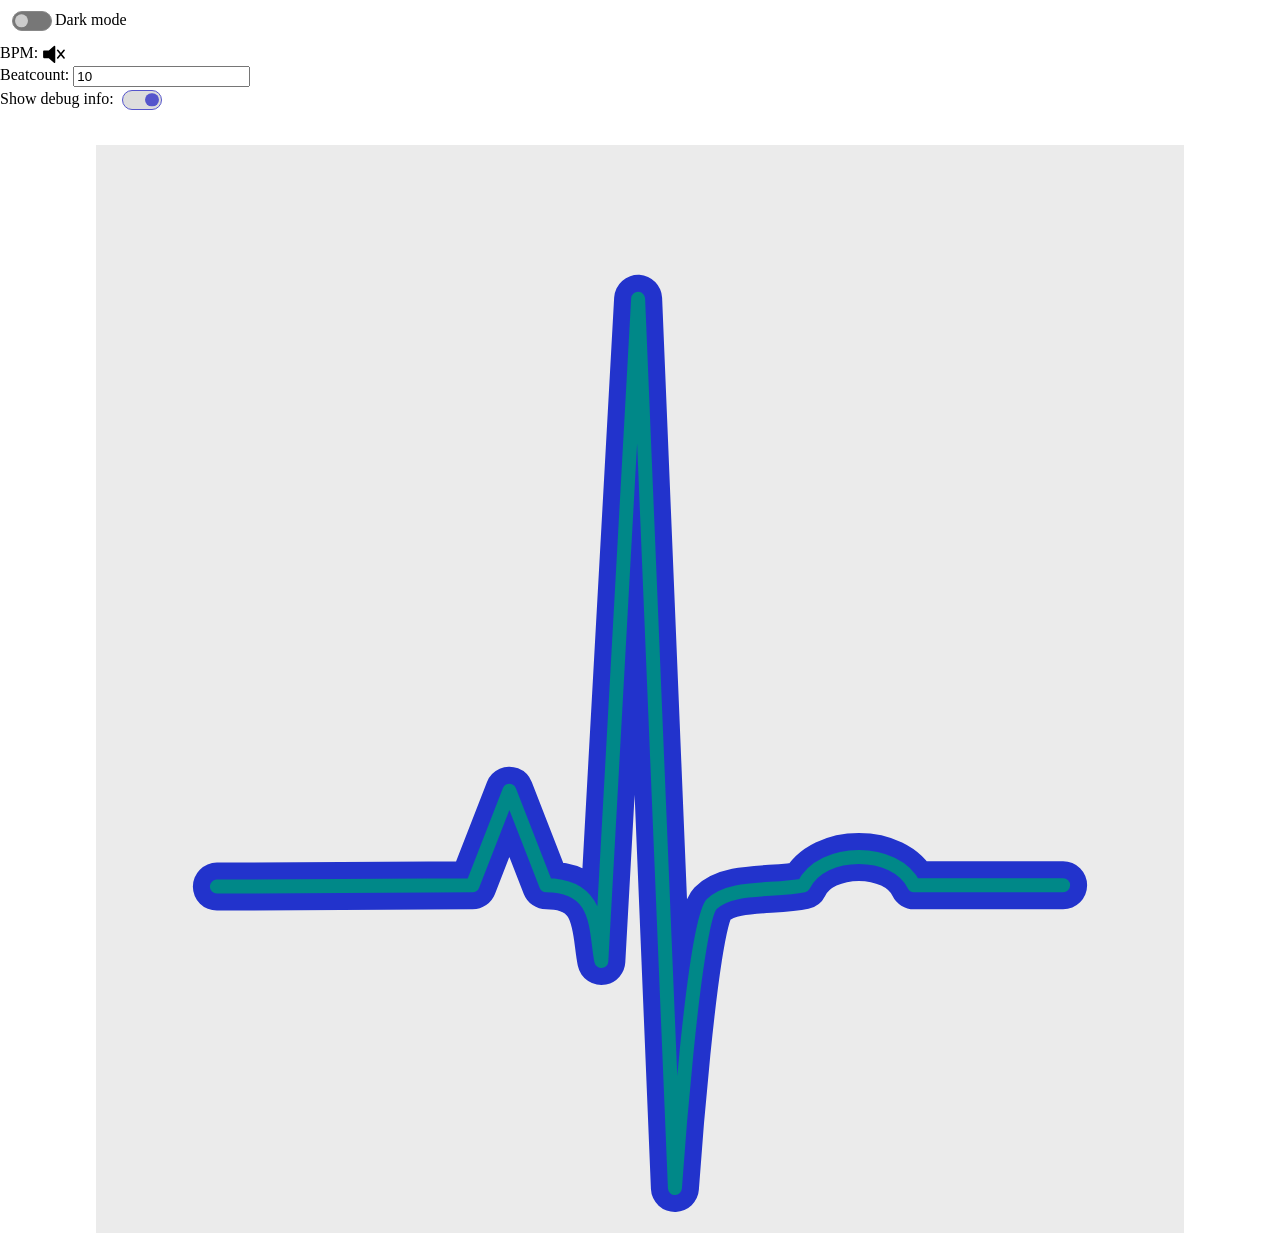
<file: index.html>
<!DOCTYPE html>
<html lang="en">

<head>
  <meta charset="UTF-8">
  <meta name="viewport" content="width=device-width, initial-scale=1.0">
  <title>Beatronome</title>
  <meta name="darkreader-lock">
  <link rel="stylesheet" href="vision.css" />
  <link rel="stylesheet" href="metronome.css" />
  <script src="settings.js"></script>
  <style>
    #btn {
      position: relative;
      display: table;
      top: 2em;
      left: 50%;
      transform: translate(-50%);
			user-select: none;
			
			#out {
				position:absolute;
				top:4em;
			}
			
			#bpm, #bpm_out {
				position:absolute;
				width:100%;
				text-align:center;
				font-size:3em;
			}
			
			#bpm_out {
				pointer-events:none;
			}
			
			#bpm_out::after {
				content: " bpm";
			}
			
			#bpm_out[value="xx"]::after {
				content: "";
			}
			
			#bpm {
				opacity:0;
			}
			
			#bpm:focus {
				opacity:1;
				outline:none;
				background: transparent;
				color: var(--fg);
				box-shadow:none;
				border:none;
			}
			
			#bpm:focus ~ #bpm_out {
				display:none;
			}
    }


    #xxxbpmbox::before {
      content: "BPM ";
      position: relative;
      left: 0;
      text-align: right;
      display: inline-block;
      width: 3em;
      height: 1em;
    }


    svg#beaticon {
			width:85vw;
			
      #ekg,
      #ekgoutline {
        fill: none;
        stroke-linecap: round;
        stroke-linejoin: round;
        stroke-miterlimit: 4;
        stroke-dasharray: none;
        stroke-opacity: 1;
      }

      #ekg {
        stroke: #088;
        stroke-width: 6.58372;
      }

      #ekgoutline {
        stroke: #23c;
        stroke-width: 22.6;
      }

      #darkwave {
        opacity:0;
      }

       &:active #darkwave {
        opacity:1;
      }

      #rect {
        fill: #9993;
      }

      #wave {
        fill: #a93;
        stroke: #fa9;
      }

      #newwave {
        filter: blur(20px);
      }
    }


		svg#beaticon.beep #darkwave {
      opacity:1;
    }


		svg#beaticon.longpress #darkwave {
      opacity:0;
			transition:opacity 0.5s;
			
    }
		
		
  </style>

</head>

<body>
  <div id="ctrlbar">
    <div><input type="checkbox" class="slider" id="darkmode" /><label class="button" for="darkmode">Dark mode</label></div>

    <!-- <div><input type="checkbox" class="slider" id="audioswitch" /><label class="button" for="audioswitch">Audio on</label></div> -->
  </div>

  <div id="maincontent">

    <div class="input">BPM: 
		<!-- <input type="text" id="bpm" value="60" /> -->
      <input type="checkbox" id="metrocheck"><label for="metrocheck">
        <svg id="metro_on" xmlns="http://www.w3.org/2000/svg" version="1.0" viewBox="0 0 75 75">
          <path d="M39.389,13.769 L22.235,28.606 L6,28.606 L6,47.699 L21.989,47.699 L39.389,62.75 L39.389,13.769z" style="stroke-width:5;stroke-linejoin:round;" />
          <path d="M48,27.6a19.5,19.5 0 0 1 0,21.4M55.1,20.5a30,30 0 0 1 0,35.6M61.6,14a38.8,38.8 0 0 1 0,48.6" style="fill:none;stroke-width:5;stroke-linecap:round" />
        </svg>
        <svg id="metro_off" xmlns="http://www.w3.org/2000/svg" version="1.0" viewBox="0 0 75 75" stroke-width="5">
          <path d="m39,14-17,15H6V48H22l17,15z" stroke-linejoin="round" />
          <path d="m49,26 20,24m0-24-20,24" fill="none" stroke-linecap="round" />
        </svg>
      </label>
	</div>
	<div class="input">Beatcount: <input type="number" id="beatcount" value="10" /></div>
	<div class="input"><label for="debug">Show debug info: </label><input type="checkbox" id="debug" class="slider" checked="true" /></div>

      <div id="btn">
				<pre id="out"></pre>
				<input type="text" id="bpm" value="60" />
				<div id="bpm_out" value="xx"></div>
        <?xml version="1.0" encoding="UTF-8" standalone="no"?>
        <svg  viewbox="0 0 512 512" version="1.1" id="beaticon" xmlns:xlink="http://www.w3.org/1999/xlink" xmlns="http://www.w3.org/2000/svg" xmlns:svg="http://www.w3.org/2000/svg">
          <g id="dark" transform="translate(-103.11115,-211.01602)">
            <rect y="211.01602" x="103.11115" height="512" width="512" id="rect" />
            <g id="darkwave">
              <path id="wave" d="m 296.4771,319.39878 c -30.2404,20.83596 -50.1495,56.21158 -50.1495,96.41766 0,40.20608 19.9092,75.5817 50.1495,96.41768 l 5.0784,-7.61768 c -27.8353,-19.14405 -46.3407,-51.72927 -46.3407,-88.8 0,-37.07302 18.5027,-69.65632 46.3407,-88.8 z m 125.268,0 -5.0784,7.61766 c 27.838,19.14368 46.3408,51.72698 46.3408,88.8 0,37.07073 -18.5055,69.65595 -46.3408,88.8 l 5.0784,7.61768 c 30.2404,-20.83598 50.1496,-56.2116 50.1496,-96.41768 0,-40.20608 -19.9094,-75.5817 -50.1496,-96.41766 z m -109.6096,23.94124 c -22.7356,15.61768 -37.665,42.27803 -37.665,72.47642 0,30.19841 14.9294,56.85876 37.665,72.47642 l 3.809,-5.87634 c -20.9257,-14.34983 -34.7026,-38.75803 -34.7026,-66.60008 0,-27.84205 13.7769,-52.25023 34.7026,-66.59994 z m 93.9511,0 -3.8088,5.87648 c 20.9257,14.34971 34.7026,38.75789 34.7026,66.59994 0,27.84205 -13.7769,52.25025 -34.7026,66.60008 l 3.8088,5.87634 c 22.7357,-15.61767 37.665,-42.27801 37.665,-72.47642 0,-30.19839 -14.9293,-56.85874 -37.665,-72.47642 z m -78.2925,24.15872 c -15.1449,10.41383 -25.1806,28.19508 -25.1806,48.3177 0,20.12391 10.0339,37.90413 25.1806,48.3177 l 2.5393,-3.9177 c -13.9429,-9.56787 -23.0646,-25.84474 -23.0646,-44.4 0,-18.51622 9.1711,-34.82393 23.0646,-44.40001 z m 62.6341,0 -2.5393,3.91769 c 13.8933,9.57608 23.0646,25.88379 23.0646,44.40001 0,18.55526 -9.1217,34.83213 -23.0646,44.4 l 2.5393,3.9177 c 15.1466,-10.41357 25.1804,-28.19379 25.1804,-48.3177 0,-20.12262 -10.0355,-37.90387 -25.1804,-48.3177 z M 343.241,391.6576 c -7.5056,5.21779 -12.2729,14.15052 -12.2729,24.15884 0,10.11163 4.8483,18.96283 12.4845,24.15886 l 1.2696,-1.95879 c -7.0355,-4.77299 -11.638,-12.8718 -11.638,-22.20007 0,-9.29305 4.6471,-17.41938 11.638,-22.19993 l -1.2696,-1.95891 c -0.05,0.0384 -0.1605,-0.0384 -0.2116,0 z m 31.5285,0 -1.2694,1.95891 c 6.9909,4.78055 11.638,12.90688 11.638,22.19993 0,9.32827 -4.6025,17.42708 -11.638,22.20007 l 1.2694,1.95879 c 7.6362,-5.19603 12.4846,-14.04725 12.4846,-24.15886 0,-10.07679 -4.8925,-18.95526 -12.4846,-24.15885 z" />
              <use xlink:href="#wave" id="newwave" />
            </g>

            <path d="m 160,560 120.3274,-0.61056 17.3114,-44.51545 17.3115,44.51545 c 25.9673,0 23.0688,21.52755 25.9673,35.61216 l 17.3116,-311.60756 17.3115,418.4446 c 0,0 8.6557,-124.64312 17.3116,-133.54615 8.6557,-8.90305 28.8524,-5.9355 43.2788,-8.90305 8.6558,-17.80622 43.2787,-17.80622 51.9347,0 h 70.1565" id="ekgoutline" />
            <path id="ekg" d="m 160,560 120.3274,-0.61056 17.3114,-44.51545 17.3115,44.51545 c 25.9673,0 23.0688,21.52755 25.9673,35.61216 l 17.3116,-311.60756 17.3115,418.4446 c 0,0 8.6557,-124.64312 17.3116,-133.54615 8.6557,-8.90305 28.8524,-5.9355 43.2788,-8.90305 8.6558,-17.80622 43.2787,-17.80622 51.9347,0 h 70.1565" />
          </g>

        </svg>
      </div>

  </div>


  <script>
    let btn = document.querySelector("#btn");
    let out = document.querySelector("#out");
		let bpm_input = document.querySelector("#bpm");
		let bpm_out = document.querySelector("#bpm_out");
		let beatcount_input = document.querySelector("#beatcount");
		let debug = document.querySelector("#debug");
		let playbeats = document.querySelector("#metrocheck");
		let visualbeep = document.querySelector("#beaticon");

    let beatcount = beatcount_input.value;

    let beats = [];
		let previousnow;
		let longpress = 500; // milleseconds to longpress reset
		
		let beeper;
		let expected;
		let interval;

		
		bpm_input.oninput = function(e) {
				bpm_out.innerText = bpm_input.value;
				bpm_out.setAttribute("value",bpm_input.value);
		}
		
    btn.onmousedown = btn.ontouchstart = function (e) {
		if (e.target.id =="bpm" || e.target.id=="bpm_out") return;
		console.log(e.target.id);
			if (beeper) {
				clearTimeout(beeper);
				playbeats.checked = false;
			}
			beatcount = beatcount_input.value;
      let now = performance.now().toFixed(2);

		//let timetoreset = 5 * 1000; // milliseconds to reset
			// first click in a while
//			if (now - previousnow > timetoreset) {
//				beats=[];//console.log("LONG INTERVAL", now);
//				out.innerHTML="";
//			}

					beats.push(now);
					previousnow = now;
					//if (beats.length > beatcount) beats.shift();
					while (beats.length > beatcount) beats.shift();
					let seconds = (beats[beats.length-1] - beats[0])/1000;
					let minute = seconds / 60;
					let bpm = minute?((beats.length-1)/minute).toFixed(2): "--";
					let interval = seconds?(1000*seconds/(beats.length-1)).toFixed(2):"--";

					if (debug.checked) out.innerText = 
					"Beatcount: " + beatcount + "\n"
					+ "Seconds elapsed: " + seconds.toFixed(2) + "\n"
					+ "Interval: " + interval +"\n" 
					+ "----\n"
					+ beats.toString().replace(/,/g,"\n") 
					//+ `${minute.toFixed(2)}`
					;
					bpm_out.innerText = bpm;
					bpm_out.setAttribute("value",bpm);
					bpm_input.value = bpm;
		
			let longpressed = false;
			delay = setTimeout(clearbeats, longpress);
		  function clearbeats() {
					previousnow =0;
					beats=[];
					out.innerText = "";
					bpm_out.innerText = "";
					bpm_out.setAttribute("value","xx");
					longpressed=true;
					visualbeep.classList.add("longpress");
      }


		this.ontouchmove = this.onmousemove= function(e) {
			e.preventDefault();
		}
		
			this.onmouseup = //this.onmouseout = 
			this.ontouchend = this.ontouchcancel =
			function(e) {
			e.preventDefault();
				clearTimeout(delay);
				visualbeep.classList.remove("longpress");
			}
    }



playbeats.onchange = function(e) {
  if (this.checked) {
    //dometronome();
		console.log("play beats", bpm_input.value);
		interval = bpm_input.value?1000*60/bpm_input.value:0;
		expected = performance.now() + interval;
		//console.log(interval);
		beep();
		if (interval) setTimeout(beepstep, interval);
  } else {
    console.log("clearing");
//    clearbeeps
		clearTimeout(beeper);
  }
  //metronome = !metronome;

}



//https://stackoverflow.com/questions/29971898/how-to-create-an-accurate-timer-in-javascript
function beepstep() {
    var dt = performance.now() - expected; // the drift (positive for overshooting)
    if (dt > interval) {
        // something really bad happened. Maybe the browser (tab) was inactive?
        // possibly special handling to avoid futile "catch up" run
				console.log("long interval", dt);
    }
		//console.log(expected, dt);// do what is to be done
		beep();
    expected += interval;
		console.log("DT",dt , "mAX", Math.max(0, interval - dt));
   beeper = setTimeout(beepstep, Math.max(0, interval - dt)); // take into account drift
}




let actx,g,osc;

  if (!actx) actx = new AudioContext();
  if (!g) g = actx.createGain();
	
function beep({ dobeep = true } = {}) {


  osc = actx.createOscillator();
  osc.frequency.value = 700; // soundon.checked ? 700 : 0;
  let defgain = 0.5;
  g.gain.value = defgain;
  osc.connect(g);
  g.connect(actx.destination);
  if (dobeep) {


		vbeep();

    console.log("beeping");
    osc.start(actx.currentTime);
    g.gain.setTargetAtTime(0, actx.currentTime + 0.01, 0.07,);
    osc.stop(actx.currentTime + 0.1);
    g.gain.setTargetAtTime(defgain, actx.currentTime + 0.15, 0);
  }
}

function vbeep() {
  visualbeep.classList.add("beep");
  setTimeout(() => {
    visualbeep.classList.remove("beep");
    //console.log("list", visualbeep.classList);
  }, 100);
}

  </script>
</body>

</html>
</file>
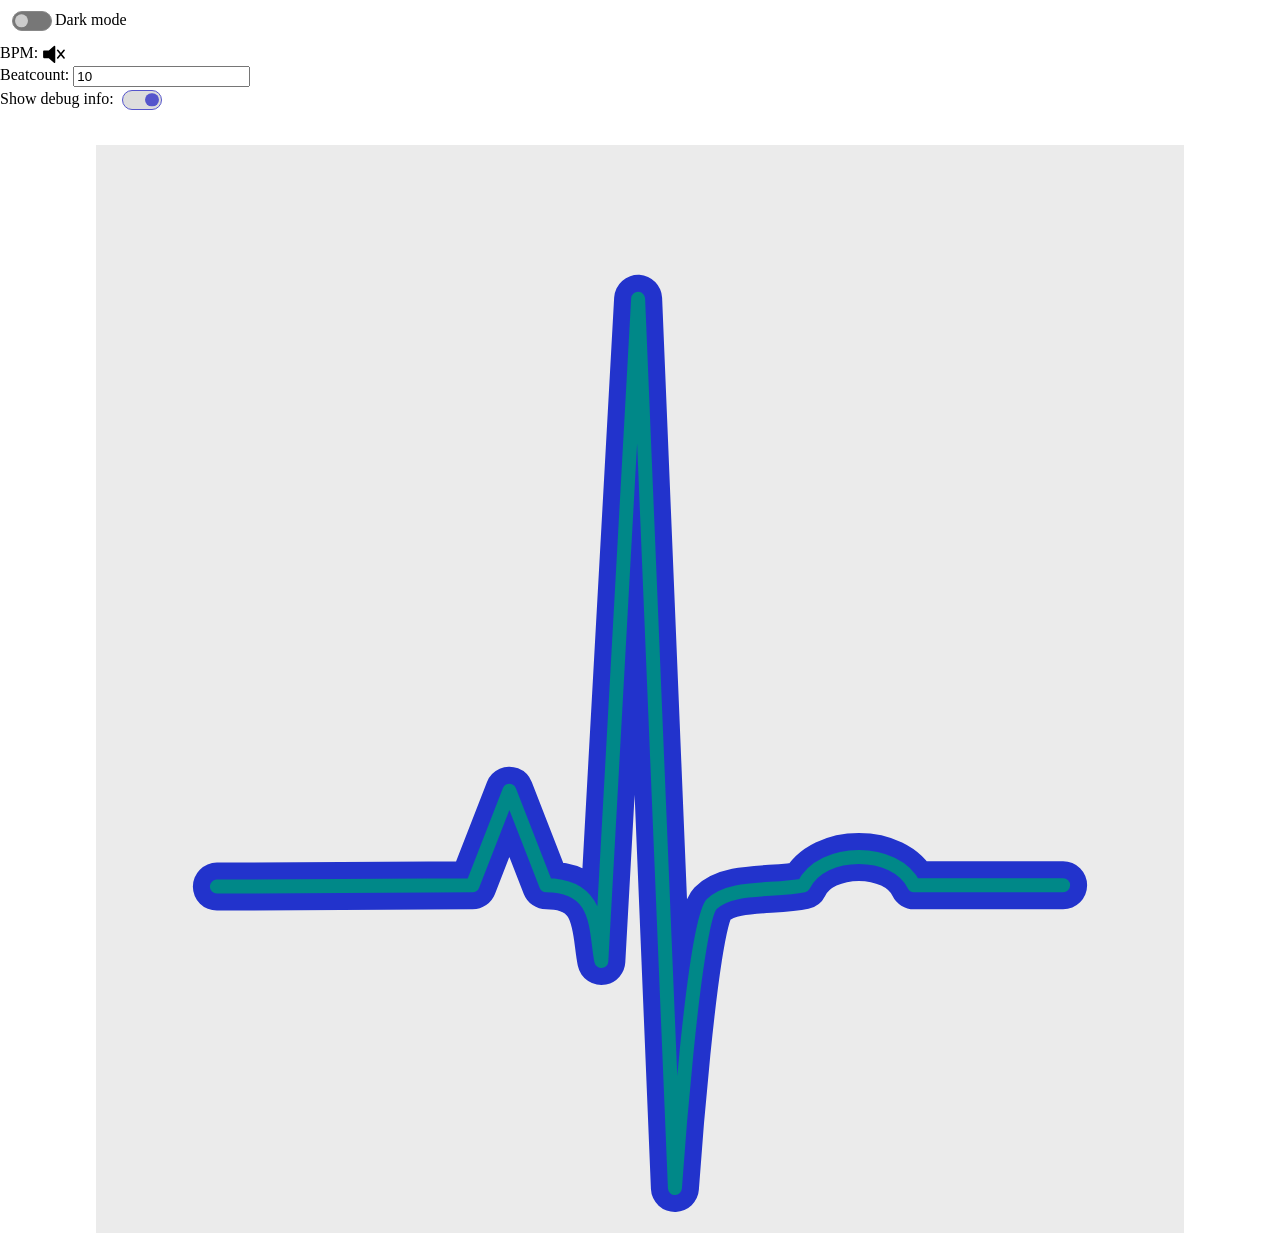
<file: beats.html>
<!DOCTYPE html>
<html lang="en">

<head>
  <meta charset="UTF-8">
  <meta name="viewport" content="width=device-width, initial-scale=1.0">
  <title>Beatronome</title>
  <meta name="darkreader-lock">
  <link rel="stylesheet" href="vision.css" />
  <link rel="stylesheet" href="metronome.css" />
  <script src="settings.js"></script>
  <style>
    #btn {
      position: relative;
      display: table;
      top: 2em;
      left: 50%;
      transform: translate(-50%);
			user-select: none;
			
			#out {
				position:absolute;
				top:4em;
			}
			
			#bpm, #bpm_out {
				position:absolute;
				width:100%;
				text-align:center;
				font-size:3em;
			}
			
			#bpm_out {
				pointer-events:none;
			}
			
			#bpm_out::after {
				content: " bpm";
			}
			
			#bpm_out[value="xx"]::after {
				content: "";
			}
			
			#bpm {
				opacity:0;
			}
			
			#bpm:focus {
				opacity:1;
				outline:none;
				background: transparent;
				color: var(--fg);
				box-shadow:none;
				border:none;
			}
			
			#bpm:focus ~ #bpm_out {
				display:none;
			}
    }


    #xxxbpmbox::before {
      content: "BPM ";
      position: relative;
      left: 0;
      text-align: right;
      display: inline-block;
      width: 3em;
      height: 1em;
    }


    svg#beaticon {
			width:85vw;
			
      #ekg,
      #ekgoutline {
        fill: none;
        stroke-linecap: round;
        stroke-linejoin: round;
        stroke-miterlimit: 4;
        stroke-dasharray: none;
        stroke-opacity: 1;
      }

      #ekg {
        stroke: #088;
        stroke-width: 6.58372;
      }

      #ekgoutline {
        stroke: #23c;
        stroke-width: 22.6;
      }

      #darkwave {
        opacity:0;
      }

       &:active #darkwave {
        opacity:1;
      }

      #rect {
        fill: #9993;
      }

      #wave {
        fill: #a93;
        stroke: #fa9;
      }

      #newwave {
        filter: blur(20px);
      }
    }


		svg#beaticon.beep #darkwave {
      opacity:1;
    }


		svg#beaticon.longpress #darkwave {
      opacity:0;
			transition:opacity 0.5s;
			
    }
		
		
  </style>

</head>

<body>
  <div id="ctrlbar">
    <div><input type="checkbox" class="slider" id="darkmode" /><label class="button" for="darkmode">Dark mode</label></div>

    <!-- <div><input type="checkbox" class="slider" id="audioswitch" /><label class="button" for="audioswitch">Audio on</label></div> -->
  </div>

  <div id="maincontent">

    <div class="input">BPM: 
		<!-- <input type="text" id="bpm" value="60" /> -->
      <input type="checkbox" id="metrocheck"><label for="metrocheck">
        <svg id="metro_on" xmlns="http://www.w3.org/2000/svg" version="1.0" viewBox="0 0 75 75">
          <path d="M39.389,13.769 L22.235,28.606 L6,28.606 L6,47.699 L21.989,47.699 L39.389,62.75 L39.389,13.769z" style="stroke-width:5;stroke-linejoin:round;" />
          <path d="M48,27.6a19.5,19.5 0 0 1 0,21.4M55.1,20.5a30,30 0 0 1 0,35.6M61.6,14a38.8,38.8 0 0 1 0,48.6" style="fill:none;stroke-width:5;stroke-linecap:round" />
        </svg>
        <svg id="metro_off" xmlns="http://www.w3.org/2000/svg" version="1.0" viewBox="0 0 75 75" stroke-width="5">
          <path d="m39,14-17,15H6V48H22l17,15z" stroke-linejoin="round" />
          <path d="m49,26 20,24m0-24-20,24" fill="none" stroke-linecap="round" />
        </svg>
      </label>
	</div>
	<div class="input">Beatcount: <input type="number" id="beatcount" value="10" /></div>
	<div class="input"><label for="debug">Show debug info: </label><input type="checkbox" id="debug" class="slider" checked="true" /></div>

      <div id="btn">
				<pre id="out"></pre>
				<input type="text" id="bpm" value="60" />
				<div id="bpm_out" value="xx"></div>
        <?xml version="1.0" encoding="UTF-8" standalone="no"?>
        <svg  viewbox="0 0 512 512" version="1.1" id="beaticon" xmlns:xlink="http://www.w3.org/1999/xlink" xmlns="http://www.w3.org/2000/svg" xmlns:svg="http://www.w3.org/2000/svg">
          <g id="dark" transform="translate(-103.11115,-211.01602)">
            <rect y="211.01602" x="103.11115" height="512" width="512" id="rect" />
            <g id="darkwave">
              <path id="wave" d="m 296.4771,319.39878 c -30.2404,20.83596 -50.1495,56.21158 -50.1495,96.41766 0,40.20608 19.9092,75.5817 50.1495,96.41768 l 5.0784,-7.61768 c -27.8353,-19.14405 -46.3407,-51.72927 -46.3407,-88.8 0,-37.07302 18.5027,-69.65632 46.3407,-88.8 z m 125.268,0 -5.0784,7.61766 c 27.838,19.14368 46.3408,51.72698 46.3408,88.8 0,37.07073 -18.5055,69.65595 -46.3408,88.8 l 5.0784,7.61768 c 30.2404,-20.83598 50.1496,-56.2116 50.1496,-96.41768 0,-40.20608 -19.9094,-75.5817 -50.1496,-96.41766 z m -109.6096,23.94124 c -22.7356,15.61768 -37.665,42.27803 -37.665,72.47642 0,30.19841 14.9294,56.85876 37.665,72.47642 l 3.809,-5.87634 c -20.9257,-14.34983 -34.7026,-38.75803 -34.7026,-66.60008 0,-27.84205 13.7769,-52.25023 34.7026,-66.59994 z m 93.9511,0 -3.8088,5.87648 c 20.9257,14.34971 34.7026,38.75789 34.7026,66.59994 0,27.84205 -13.7769,52.25025 -34.7026,66.60008 l 3.8088,5.87634 c 22.7357,-15.61767 37.665,-42.27801 37.665,-72.47642 0,-30.19839 -14.9293,-56.85874 -37.665,-72.47642 z m -78.2925,24.15872 c -15.1449,10.41383 -25.1806,28.19508 -25.1806,48.3177 0,20.12391 10.0339,37.90413 25.1806,48.3177 l 2.5393,-3.9177 c -13.9429,-9.56787 -23.0646,-25.84474 -23.0646,-44.4 0,-18.51622 9.1711,-34.82393 23.0646,-44.40001 z m 62.6341,0 -2.5393,3.91769 c 13.8933,9.57608 23.0646,25.88379 23.0646,44.40001 0,18.55526 -9.1217,34.83213 -23.0646,44.4 l 2.5393,3.9177 c 15.1466,-10.41357 25.1804,-28.19379 25.1804,-48.3177 0,-20.12262 -10.0355,-37.90387 -25.1804,-48.3177 z M 343.241,391.6576 c -7.5056,5.21779 -12.2729,14.15052 -12.2729,24.15884 0,10.11163 4.8483,18.96283 12.4845,24.15886 l 1.2696,-1.95879 c -7.0355,-4.77299 -11.638,-12.8718 -11.638,-22.20007 0,-9.29305 4.6471,-17.41938 11.638,-22.19993 l -1.2696,-1.95891 c -0.05,0.0384 -0.1605,-0.0384 -0.2116,0 z m 31.5285,0 -1.2694,1.95891 c 6.9909,4.78055 11.638,12.90688 11.638,22.19993 0,9.32827 -4.6025,17.42708 -11.638,22.20007 l 1.2694,1.95879 c 7.6362,-5.19603 12.4846,-14.04725 12.4846,-24.15886 0,-10.07679 -4.8925,-18.95526 -12.4846,-24.15885 z" />
              <use xlink:href="#wave" id="newwave" />
            </g>

            <path d="m 160,560 120.3274,-0.61056 17.3114,-44.51545 17.3115,44.51545 c 25.9673,0 23.0688,21.52755 25.9673,35.61216 l 17.3116,-311.60756 17.3115,418.4446 c 0,0 8.6557,-124.64312 17.3116,-133.54615 8.6557,-8.90305 28.8524,-5.9355 43.2788,-8.90305 8.6558,-17.80622 43.2787,-17.80622 51.9347,0 h 70.1565" id="ekgoutline" />
            <path id="ekg" d="m 160,560 120.3274,-0.61056 17.3114,-44.51545 17.3115,44.51545 c 25.9673,0 23.0688,21.52755 25.9673,35.61216 l 17.3116,-311.60756 17.3115,418.4446 c 0,0 8.6557,-124.64312 17.3116,-133.54615 8.6557,-8.90305 28.8524,-5.9355 43.2788,-8.90305 8.6558,-17.80622 43.2787,-17.80622 51.9347,0 h 70.1565" />
          </g>

        </svg>
      </div>

  </div>


  <script>
    let btn = document.querySelector("#btn");
    let out = document.querySelector("#out");
		let bpm_input = document.querySelector("#bpm");
		let bpm_out = document.querySelector("#bpm_out");
		let beatcount_input = document.querySelector("#beatcount");
		let debug = document.querySelector("#debug");
		let playbeats = document.querySelector("#metrocheck");
		let visualbeep = document.querySelector("#beaticon");

    let beatcount = beatcount_input.value;

    let beats = [];
		let previousnow;
		let longpress = 500; // milleseconds to longpress reset
		
		let beeper;
		let expected;
		let interval;

		
		bpm_input.oninput = function(e) {
				bpm_out.innerText = bpm_input.value;
				bpm_out.setAttribute("value",bpm_input.value);
		}
		
    btn.onmousedown = btn.ontouchstart = function (e) {
		if (e.target.id =="bpm" || e.target.id=="bpm_out") return;
			if (beeper) {
				clearTimeout(beeper);
				playbeats.checked = false;
			}
			beatcount = beatcount_input.value;
      let now = performance.now().toFixed(2);//new Date().getTime();

		//let timetoreset = 5 * 1000; // milliseconds to reset
			// first click in a while
//			if (now - previousnow > timetoreset) {
//				beats=[];//console.log("LONG INTERVAL", now);
//				out.innerHTML="";
//			}

					beats.push(now);
					previousnow = now;
					//if (beats.length > beatcount) beats.shift();
					while (beats.length > beatcount) beats.shift();
					let seconds = (beats[beats.length-1] - beats[0])/1000;
					let minute = seconds / 60;
					let bpm = minute?((beats.length-1)/minute).toFixed(2): "--";
					let interval = seconds?(1000*seconds/(beats.length-1)).toFixed(2):"--";

					if (debug.checked) out.innerText = 
					"Beatcount: " + beatcount + "\n"
					+ "Seconds elapsed: " + seconds.toFixed(2) + "\n"
					+ "Interval: " + interval +"\n" 
					+ "----\n"
					+ beats.toString().replace(/,/g,"\n") 
					//+ `${minute.toFixed(2)}`
					;
					bpm_out.innerText = bpm;
					bpm_out.setAttribute("value",bpm);
					bpm_input.value = bpm;
		
			let longpressed = false;
			delay = setTimeout(clearbeats, longpress);
		  function clearbeats() {
					previousnow =0;
					beats=[];
					out.innerText = "";
					bpm_out.innerText = "";
					bpm_out.setAttribute("value","xx");
					longpressed=true;
					visualbeep.classList.add("longpress");
      }



			//this.ontouchmove = this.onmousemove= 
			this.onmouseup = //this.onmouseout = 
			this.ontouchend = this.ontouchcancel =
			function(e) {
				clearTimeout(delay);
				visualbeep.classList.remove("longpress");
			}
    }



playbeats.onchange = function(e) {
  if (this.checked) {
    //dometronome();
		console.log("play beats", bpm_input.value);
		interval = bpm_input.value?1000*60/bpm_input.value:0;
		expected = performance.now() + interval;
		//console.log(interval);
		beep();
		if (interval) setTimeout(beepstep, interval);
  } else {
    console.log("clearing");
//    clearbeeps
		clearTimeout(beeper);
  }
  //metronome = !metronome;

}



//https://stackoverflow.com/questions/29971898/how-to-create-an-accurate-timer-in-javascript
function beepstep() {
    var dt = performance.now() - expected; // the drift (positive for overshooting)
    if (dt > interval) {
        // something really bad happened. Maybe the browser (tab) was inactive?
        // possibly special handling to avoid futile "catch up" run
				console.log("long interval", dt);
    }
		//console.log(expected, dt);// do what is to be done
		beep();
    expected += interval;
		console.log("DT",dt , "mAX", Math.max(0, interval - dt));
   beeper = setTimeout(beepstep, Math.max(0, interval - dt)); // take into account drift
}




let actx,g,osc;

  if (!actx) actx = new AudioContext();
  if (!g) g = actx.createGain();
	
function beep({ dobeep = true } = {}) {


  osc = actx.createOscillator();
  osc.frequency.value = 700; // soundon.checked ? 700 : 0;
  let defgain = 0.5;
  g.gain.value = defgain;
  osc.connect(g);
  g.connect(actx.destination);
  if (dobeep) {

    /*

      // flash icon
    if (audioswitch) {
    }
    */
		vbeep();

    console.log("beeping");
    osc.start(actx.currentTime);
    g.gain.setTargetAtTime(0, actx.currentTime + 0.01, 0.07,);
    osc.stop(actx.currentTime + 0.1);
    g.gain.setTargetAtTime(defgain, actx.currentTime + 0.15, 0);
  }
}



function vbeep() {
  visualbeep.classList.add("beep");
  setTimeout(() => {
    visualbeep.classList.remove("beep");
    //console.log("list", visualbeep.classList);
  }, 100);
}

  </script>
</body>

</html>
</file>
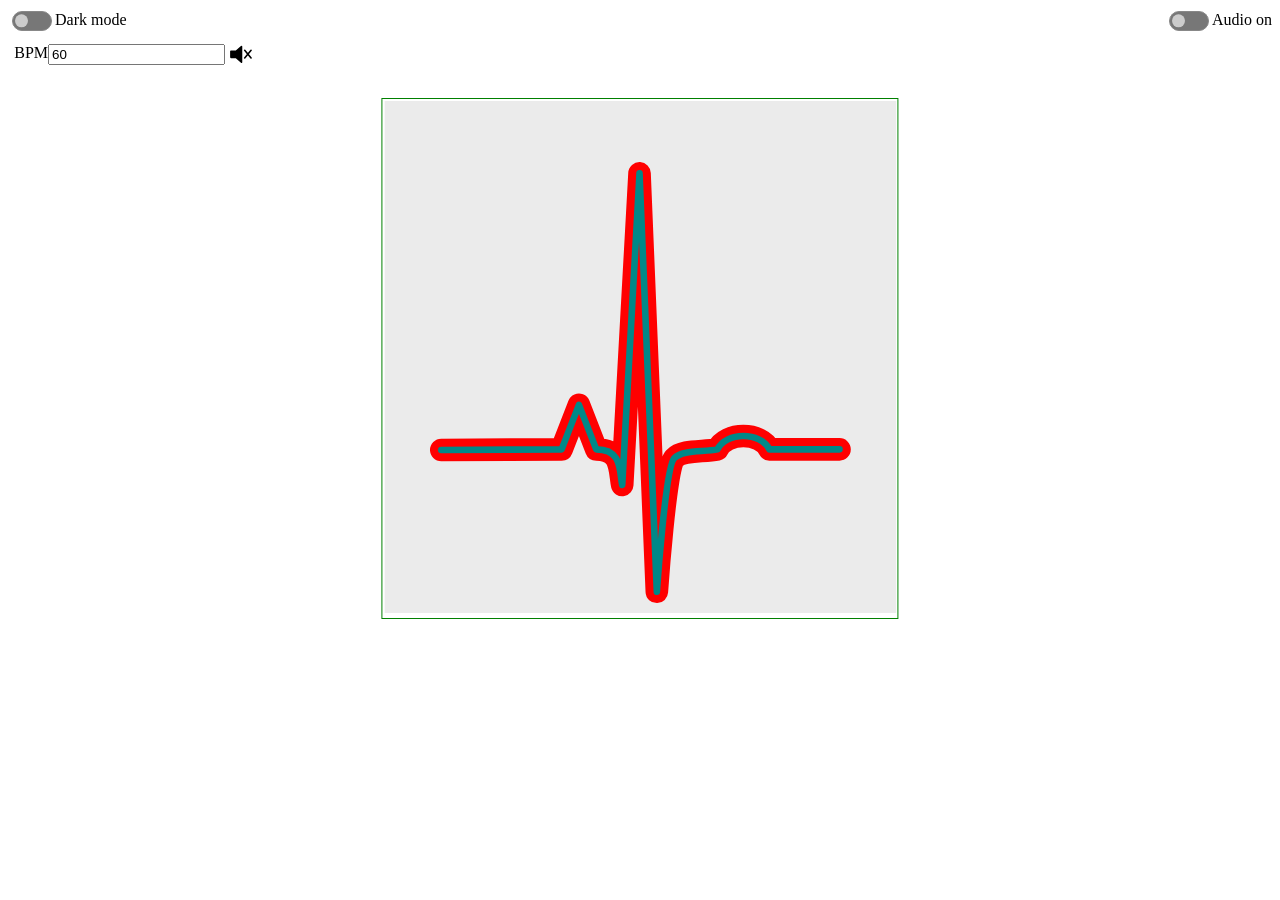
<file: old_beatindex.html>
<!DOCTYPE html>
<html lang="en">

<head>
  <meta charset="UTF-8">
  <meta name="viewport" content="width=device-width, initial-scale=1.0">
  <title>Beatronome</title>
  <meta name="darkreader-lock">
  <link rel="stylesheet" href="vision.css" />
  <link rel="stylesheet" href="metronome.css" />
  <script src="settings.js"></script>
  <script defer src="metronome.js"></script>
  <style>
    #tapp {
      position: relative;
      display: table;
      top: 2em;
      left: 50%;
      transform: translate(-50%);
    }


    #bpmbox::before {
      content: "BPM ";
      position: relative;
      left: 0;
      text-align: right;
      display: inline-block;
      width: 3em;
      height: 1em;
    }


    svg#beaticon {

      #ekg,
      #ekgoutline {
        fill: none;
        stroke-linecap: round;
        stroke-linejoin: round;
        stroke-miterlimit: 4;
        stroke-dasharray: none;
        stroke-opacity: 1;
      }

      #ekg {
        stroke: #088;
        stroke-width: 6.58372;
      }

      #ekgoutline {
        stroke: #f00;
        stroke-width: 22.6;
      }

      #darkwave {
        display: none;
      }

       &:active #darkwave {
        display: inline;
      }

      #rect {
        fill: #9993;
      }

      #wave {
        fill: #a93;
        stroke: #fa9;
      }

      #newwave {
        filter: blur(50px);
      }
    }

    svg#beaticon.beep #darkwave {
      display:inline;
    }



		svg#beaticon.longpress #darkwave {
      display:none;
    }
		
		
  </style>

</head>

<body>
  <div id="ctrlbar">
    <div><input type="checkbox" class="slider" id="darkmode" /><label class="button" for="darkmode">Dark mode</label></div>


    <div><input type="checkbox" class="slider" id="audioswitch" /><label class="button" for="audioswitch">Audio on</label></div>
  </div>

  <div>

    <div id="bpmbox"><input type="text" id="bpm" value="60" />

      <input type="checkbox" id="metrocheck"><label for="metrocheck">
        <svg id="metro_on" xmlns="http://www.w3.org/2000/svg" version="1.0" width="500" height="500" viewBox="0 0 75 75">
          <path d="M39.389,13.769 L22.235,28.606 L6,28.606 L6,47.699 L21.989,47.699 L39.389,62.75 L39.389,13.769z" style="stroke-width:5;stroke-linejoin:round;" />
          <path d="M48,27.6a19.5,19.5 0 0 1 0,21.4M55.1,20.5a30,30 0 0 1 0,35.6M61.6,14a38.8,38.8 0 0 1 0,48.6" style="fill:none;stroke-width:5;stroke-linecap:round" />
        </svg>
        <svg id="metro_off" xmlns="http://www.w3.org/2000/svg" version="1.0" width="500" height="500" viewBox="0 0 75 75" stroke-width="5">
          <path d="m39,14-17,15H6V48H22l17,15z" stroke-linejoin="round" />
          <path d="m49,26 20,24m0-24-20,24" fill="none" stroke-linecap="round" />
        </svg>
      </label>

      <div id="tapp">
        <?xml version="1.0" encoding="UTF-8" standalone="no"?>
        <svg width="512" height="512" version="1.1" id="beaticon" xmlns:xlink="http://www.w3.org/1999/xlink" xmlns="http://www.w3.org/2000/svg" xmlns:svg="http://www.w3.org/2000/svg">
          <g id="dark" transform="translate(-103.11115,-211.01602)">
            <rect y="211.01602" x="103.11115" height="512" width="512" id="rect" />
            <g id="darkwave">
              <path id="wave" d="m 296.4771,319.39878 c -30.2404,20.83596 -50.1495,56.21158 -50.1495,96.41766 0,40.20608 19.9092,75.5817 50.1495,96.41768 l 5.0784,-7.61768 c -27.8353,-19.14405 -46.3407,-51.72927 -46.3407,-88.8 0,-37.07302 18.5027,-69.65632 46.3407,-88.8 z m 125.268,0 -5.0784,7.61766 c 27.838,19.14368 46.3408,51.72698 46.3408,88.8 0,37.07073 -18.5055,69.65595 -46.3408,88.8 l 5.0784,7.61768 c 30.2404,-20.83598 50.1496,-56.2116 50.1496,-96.41768 0,-40.20608 -19.9094,-75.5817 -50.1496,-96.41766 z m -109.6096,23.94124 c -22.7356,15.61768 -37.665,42.27803 -37.665,72.47642 0,30.19841 14.9294,56.85876 37.665,72.47642 l 3.809,-5.87634 c -20.9257,-14.34983 -34.7026,-38.75803 -34.7026,-66.60008 0,-27.84205 13.7769,-52.25023 34.7026,-66.59994 z m 93.9511,0 -3.8088,5.87648 c 20.9257,14.34971 34.7026,38.75789 34.7026,66.59994 0,27.84205 -13.7769,52.25025 -34.7026,66.60008 l 3.8088,5.87634 c 22.7357,-15.61767 37.665,-42.27801 37.665,-72.47642 0,-30.19839 -14.9293,-56.85874 -37.665,-72.47642 z m -78.2925,24.15872 c -15.1449,10.41383 -25.1806,28.19508 -25.1806,48.3177 0,20.12391 10.0339,37.90413 25.1806,48.3177 l 2.5393,-3.9177 c -13.9429,-9.56787 -23.0646,-25.84474 -23.0646,-44.4 0,-18.51622 9.1711,-34.82393 23.0646,-44.40001 z m 62.6341,0 -2.5393,3.91769 c 13.8933,9.57608 23.0646,25.88379 23.0646,44.40001 0,18.55526 -9.1217,34.83213 -23.0646,44.4 l 2.5393,3.9177 c 15.1466,-10.41357 25.1804,-28.19379 25.1804,-48.3177 0,-20.12262 -10.0355,-37.90387 -25.1804,-48.3177 z M 343.241,391.6576 c -7.5056,5.21779 -12.2729,14.15052 -12.2729,24.15884 0,10.11163 4.8483,18.96283 12.4845,24.15886 l 1.2696,-1.95879 c -7.0355,-4.77299 -11.638,-12.8718 -11.638,-22.20007 0,-9.29305 4.6471,-17.41938 11.638,-22.19993 l -1.2696,-1.95891 c -0.05,0.0384 -0.1605,-0.0384 -0.2116,0 z m 31.5285,0 -1.2694,1.95891 c 6.9909,4.78055 11.638,12.90688 11.638,22.19993 0,9.32827 -4.6025,17.42708 -11.638,22.20007 l 1.2694,1.95879 c 7.6362,-5.19603 12.4846,-14.04725 12.4846,-24.15886 0,-10.07679 -4.8925,-18.95526 -12.4846,-24.15885 z" />
              <use xlink:href="#wave" id="newwave" />
            </g>

            <path d="m 160,560 120.3274,-0.61056 17.3114,-44.51545 17.3115,44.51545 c 25.9673,0 23.0688,21.52755 25.9673,35.61216 l 17.3116,-311.60756 17.3115,418.4446 c 0,0 8.6557,-124.64312 17.3116,-133.54615 8.6557,-8.90305 28.8524,-5.9355 43.2788,-8.90305 8.6558,-17.80622 43.2787,-17.80622 51.9347,0 h 70.1565" id="ekgoutline" />
            <path id="ekg" d="m 160,560 120.3274,-0.61056 17.3114,-44.51545 17.3115,44.51545 c 25.9673,0 23.0688,21.52755 25.9673,35.61216 l 17.3116,-311.60756 17.3115,418.4446 c 0,0 8.6557,-124.64312 17.3116,-133.54615 8.6557,-8.90305 28.8524,-5.9355 43.2788,-8.90305 8.6558,-17.80622 43.2787,-17.80622 51.9347,0 h 70.1565" />
          </g>

        </svg>




      </div>


    </div>

  </div>


</body>

</html>
</file>
<file: vision.css>
:root {
  --basefont: 7;
  --fontsize: var(--basefont);
  --bg: #000;
  --fg: #fff;
  --ctrlbg: #222;
  --highlight: #0ff;
  --tranared: #f005;
  --tranagreen: #0f05;
  --trackred: var(--fg);
  --trackredbg: #ff0000;
  --homefilter: saturate(0) brightness(100);
}

@media (prefers-color-scheme: light) {
  :root {
    --bg: #fff;
    --fg: #000;
    --ctrlbg: #ddf;
    --highlight: #099;
    --tranared: #fc07;
    --tranagreen: #0ff4;
    --trackred: #f00;
    --trackredbg: var(--bg);
    --homefilter: brightness(0);
  }
}
[data-theme="light"] {
  /* https://stackoverflow.com/questions/56300132/how-to-override-css-prefers-color-scheme-setting */
  --bg: #fff;
  --fg: #000;
  --ctrlbg: #ddf;
  --highlight: #099;
  --tranared: #fc07;
  --tranagreen: #0ff4;
  --trackred: #f00;
  --trackredbg: var(--bg);
  --homefilter: brightness(0);
}

body {
  background: var(--bg);
  color: var(--fg);
  margin: 0;
  padding: 0;
  transition-property: background-color, color;
  transition: linear 0.3s;
  position: relative;
}

a {
  font-size: inherit;
  text-decoration: none;
  color: #6495ed;
}

#main {
  position: relative;
  height: min(98vh, 98vw);
  width: min(98vh, 98vw);
  margin: 0;
  left: 50%;
  transform: translate(-50%);
  cursor: default;
  font-size: min(var(--fontsize) * 1vh, var(--fontsize) * 1vw);
  user-select: none;
}

.dot {
  position: absolute;
  background: transparent;
  text-align: center;
  height: 1em;
  width: 1em;
}

/* centerpoint is also a dot */
#centerpoint {
  /* top: calc(50% - 0.5em);
  left: calc(50% - 0.5em);
  transform: translate(calc(-50% + 0.5em));
  width: 1em;
  height: 1em; */
  font-size: min(var(--fontsize) * 1vh, var(--fontsize) * 1vw);
}

#centerpoint::after {
  content: attr(data-mark);
  position: absolute;
  display: block;
  width: 1em;
  height: 1em;
  text-align: center;
  border-radius: 1em;
  border: solid 1px #888;
}

#ctrlbar {
  display: flex;
  flex-direction: row;
  justify-content: space-between;
  padding: 0.5em 0.5em;
}

#controls {
  position: relative;
  width: min(25em, 90%);
  line-height: 2em;
  overflow:visible;
}

#settings {
  cursor: default;
}

.ctrlbox {
  position:absolute;
  background: transparent;
  transition: all 0.25s linear;
  width: 100%;
  height:auto;
  /* white-space: nowrap; */
  overflow: hidden;
  z-index: 1005;
  opacity: 0;
  padding: 0.75em;
  visibility: hidden;
}

#controls:hover .ctrlbox, .ctrlbox:hover {
  background: var(--ctrlbg);
  transition: all 0.25s linear;
  opacity: 1;
  visibility: visible;
}

button#reload {
  /* position: absolute; */
  /* top: 1em; */
  /* right: 1em; */
  padding: 0.1em 0.4em;
  font-weight: bold;
  height: 2em;
}

input {
  vertical-align: middle;
}

input#markers {
  width: 20em;
}

input#help {
  display: none;
}

input#help + label {
  position: absolute;
  top: 4em;
  right: 1em;
  border: solid 1px var(--fg);
  padding: 0.25em 0.4em;
  border-radius: 0.5em;
  display: inline-block;
  cursor: pointer;
  transition: all 0.5s;
}

input#help:checked + label {
  background: red;
}

#helptext {
  display: none;
  white-space: initial;
}

input:checked + label + #helptext {
  background: green;
  display: block;
  position: fixed;
  left: 50%;
  transform: translate(-50%);
  top: 20%;
  line-height: 1.25em;
  padding: 0 0.5em 0.5em;
}
/*
input[type="checkbox"] {
  display: none;

  + label.button {
    display: table;
    margin: 0.25em;
    padding: 0 0.5em;
    border-radius: 0.5em;
    border: solid;
    font-weight: bold;
  }

  &:checked + label.button {
    color:red;
  }
} */

input[type="checkbox"].threestate {
  display: none;

  &[data-state="1"] + label {
    /* color: green; */
    opacity: 1;
    /* filler */
  }

  &[data-state="2"] + label {
    /* color: red; */
    opacity: 1;
    /* filler */
  }
}

input[type="checkbox"].slider {
  --offborder: #888;
  --onborder: #55c;
  --offslider: #ccc;
  --onslider: #55c;
  --offbg: #777;
  --onbg: #ddd;

  appearance: none;
  display: inline-block;
  width: 3em;
  height: 1.5em;
  padding: 0.5em;
  line-height: 1em;
  vertical-align: middle;
  position: relative;
  border: 0.1em solid var(--offborder);
  border-radius: 1em;
  background-color: var(--offbg);
  transition: all 0.25s linear;

  &:checked {
    border-color: var(--onborder);
    background-color: var(--onbg);
  }

  &::after {
    content: "";
    position: absolute;
    display: block;
    height: 1em;
    width: 1em;
    left: 0.15em;
    top: 50%;
    transform: translate(0, -50%);
    border-radius: 1em;
    background-color: var(--offslider);
    transition: all 0.15s linear;
  }

  &:checked::after {
    left: calc(100% - 1.15em);
    background-color: var(--onslider);
  }
}

label h2 {
  margin: 0.5em 0;
}

label h3 {
  margin: 0.5em 0 0.25em;
}

#homeicon {
  height: 1.5em;
  width: 1.5em;
  filter: var(--homefilter);
}

#sparky {
  position: fixed;
  display: block;
  z-index: 1000;
  width: 0;
  height: 0;
  pointer-events: none;
  background: transparent;
  border: 0 solid;
  border-radius: 50%;
  transition: all 1.5s cubic-bezier(0, 0.91, 0.2, 0.97);
}
</file>
<file: metronome.css>
#tapp {
      cursor: pointer;
      display: inline-block;
      padding: 0.1em;
      border: solid 1px green;
      user-select: none;
    }

    #tapp:active {
      border-color: red;
    }

    #metrocheck {
      display: none;
    }

    #metrocheck+label {
      position: relative;
      width: 1.5em;
      height: 1.5em;
      vertical-align: middle;
      display:inline-block;
    }

    #metrocheck+label svg {
      fill: var(--fg);
      stroke: var(--fg);
      width: 100%;
      height: 100%;
      position: absolute;
    }


    #metrocheck:checked+label #metro_off {
      visibility: hidden;
      /* display: none; */
    }

    #metrocheck:not(:checked)+label #metro_on {
      visibility: hidden;
      /* display: none; */
    }
</file>
